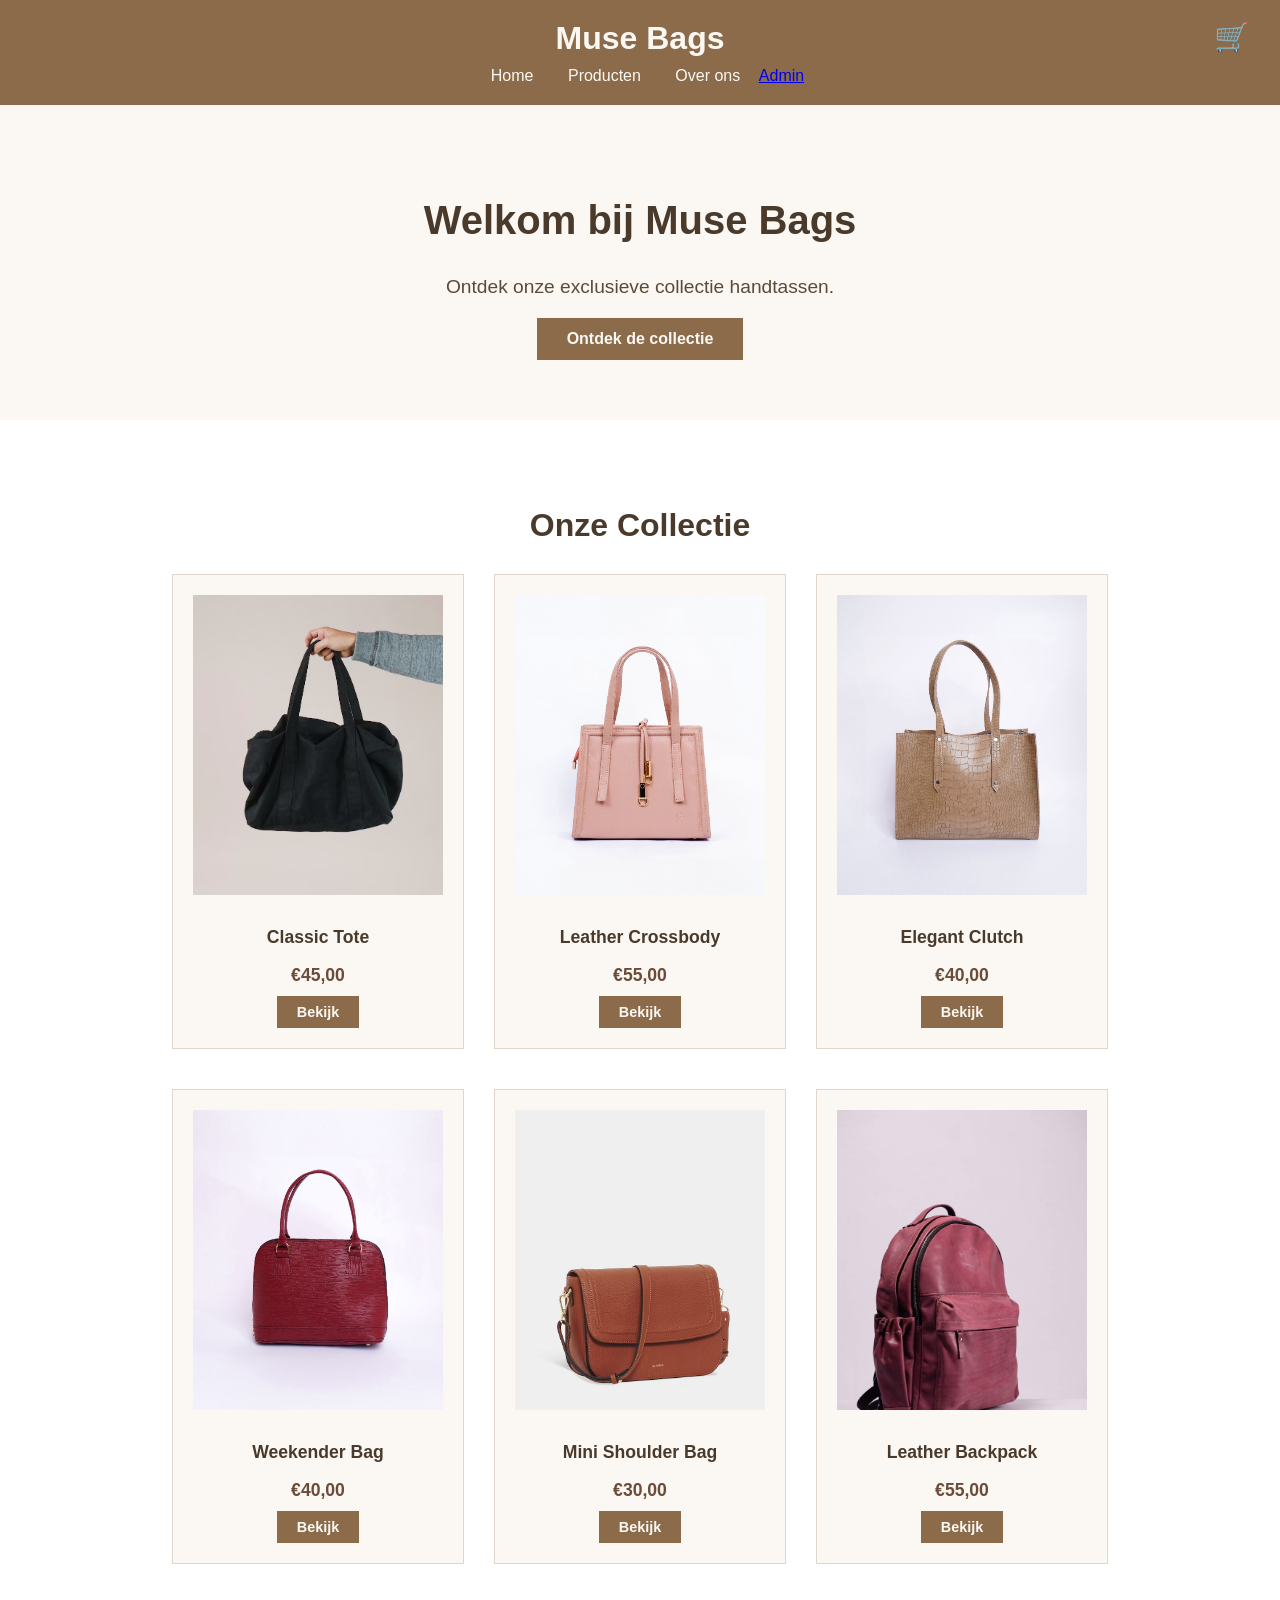
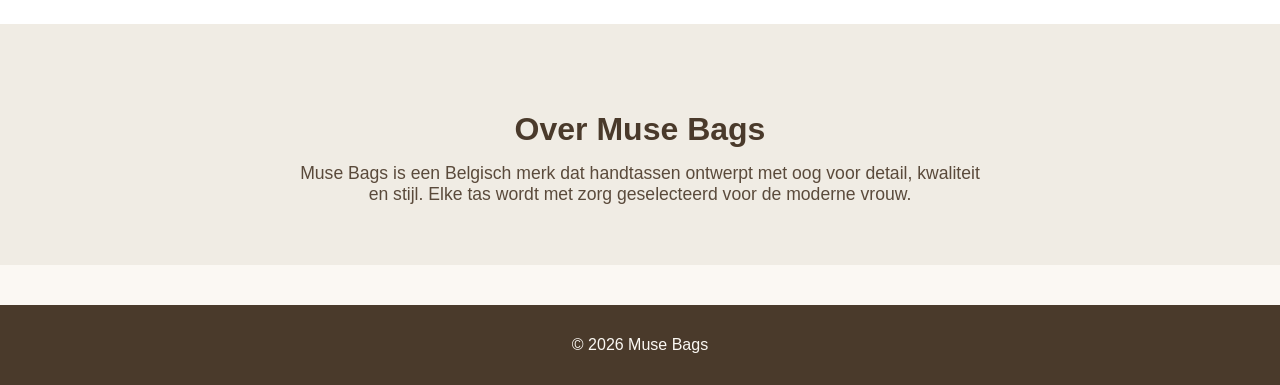
<file: Muse-Bags/index.html>
<!DOCTYPE html>
<html lang="nl">
<head>
    <meta charset="UTF-8">
    <meta name="viewport" content="width=device-width, initial-scale=1.0">
    <title>Muse Bags - Home</title>
    <link rel="stylesheet" href="style.css">
</head>
<body>

    <header>
        <h1>Muse Bags</h1>
        <nav>
    <ul>
        <li><a href="index.html">Home</a></li>
        <li><a href="#producten">Producten</a></li>
        <li><a href="#overons">Over ons</a></li>
        <a href="http://127.0.0.1:5500/admin/login.html">Admin</a>
    </ul>
</nav>
        <div class="cart-wrapper">
            <a href="winkelmandje.html" class="cart-icon">🛒</a>
        </div>
    </header>

    <main>
        <section class="intro">
            <h2>Welkom bij Muse Bags</h2>
            <p>Ontdek onze exclusieve collectie handtassen.</p>
            <a href="#producten" class="btn">Ontdek de collectie</a>
        </section>

        <section id="producten">
            <h2>Onze Collectie</h2>
            <div class="product-grid">
                <div class="product-card">
                    <img src="foto%27s/classic-tote.jpg" alt="Classic Tote" class="product-img">
                    <h3>Classic Tote</h3>
                    <p class="price">€45,00</p>
                    <a href="product-classic-tote.html" class="btn-small">Bekijk</a>
                </div>
                <div class="product-card">
                    <img src="foto%27s/crossbody.jpg" alt="Leather Crossbody" class="product-img">
                    <h3>Leather Crossbody</h3>
                    <p class="price">€55,00</p>
                    <a href="product-crossbody.html" class="btn-small">Bekijk</a>
                </div>
                <div class="product-card">
                    <img src="foto%27s/clutch.jpg" alt="Elegant Clutch" class="product-img">
                    <h3>Elegant Clutch</h3>
                    <p class="price">€40,00</p>
                    <a href="product-clutch.html" class="btn-small">Bekijk</a>
                </div>
                <div class="product-card">
                    <img src="foto%27s/weekender.jpg" alt="Weekender Bag" class="product-img">
                    <h3>Weekender Bag</h3>
                    <p class="price">€40,00</p>
                    <a href="product-weekender.html" class="btn-small">Bekijk</a>
                </div>
                <div class="product-card">
                    <img src="foto%27s/shoulder.jpg" alt="Mini Shoulder Bag" class="product-img">
                    <h3>Mini Shoulder Bag</h3>
                    <p class="price">€30,00</p>
                    <a href="product-shoulder.html" class="btn-small">Bekijk</a>
                </div>
                <div class="product-card">
                    <img src="foto%27s/backpack.jpg" alt="Leather Backpack" class="product-img">
                    <h3>Leather Backpack</h3>
                    <p class="price">€55,00</p>
                    <a href="product-backpack.html" class="btn-small">Bekijk</a>
                </div>
            </div>
        </section>

        <section id="overons">
            <h2>Over Muse Bags</h2>
            <p>Muse Bags is een Belgisch merk dat handtassen ontwerpt met oog voor detail, kwaliteit en stijl. Elke tas wordt met zorg geselecteerd voor de moderne vrouw.</p>
        </section>
    </main>

    <footer>
        <p>&copy; 2026 Muse Bags</p>
    </footer>

</body>
</html>
</file>
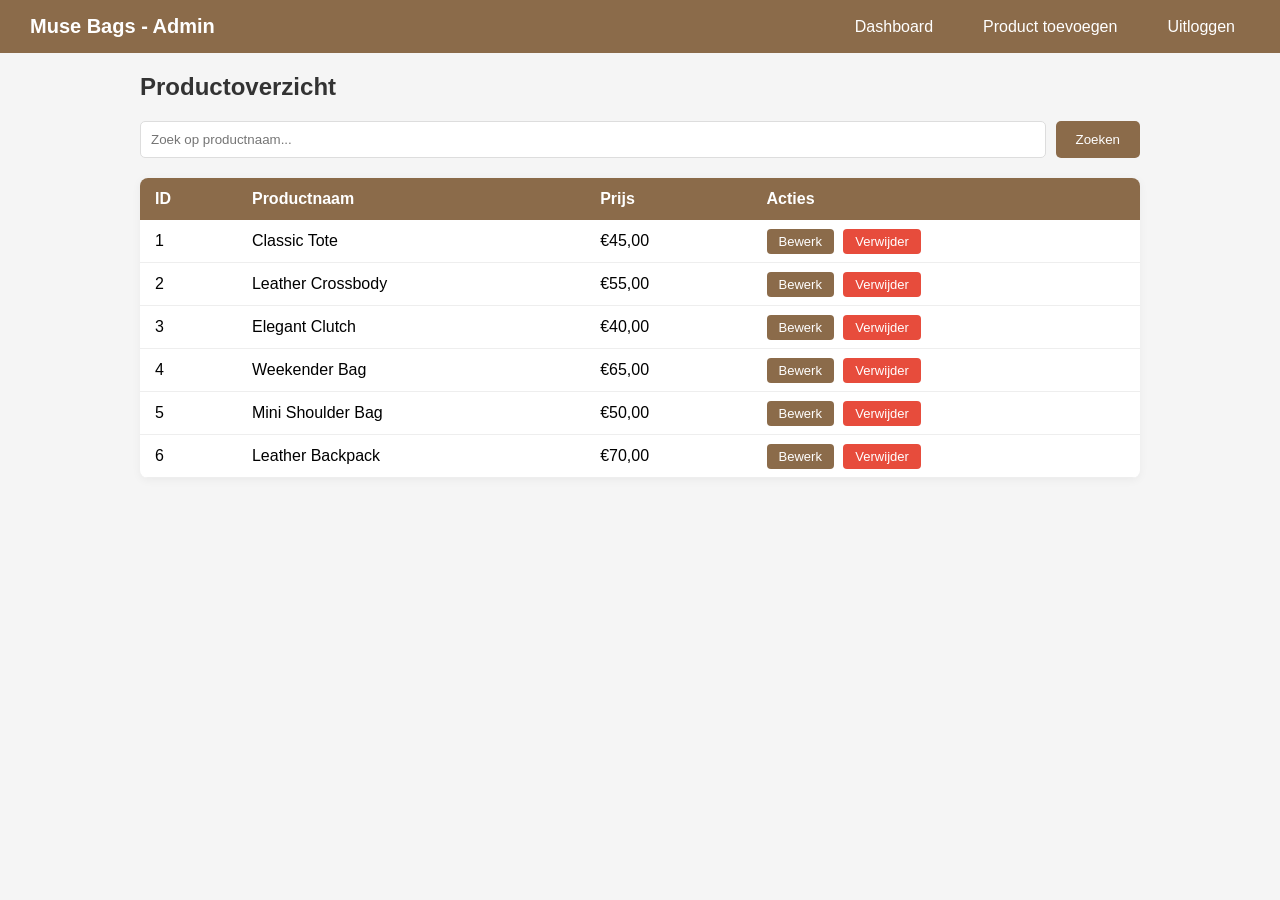
<file: admin/dashboard.html>
<!DOCTYPE html>
<html lang="nl">
<head>
    <meta charset="UTF-8">
    <meta name="viewport" content="width=device-width, initial-scale=1.0">
    <title>Admin - Dashboard</title>
    <link rel="stylesheet" href="admin-style.css">
</head>
<body>

    <header class="admin-header">
        <h1>Muse Bags - Admin</h1>
        <nav>
            <ul>
                <li><a href="dashboard.html">Dashboard</a></li>
                <li><a href="product.html">Product toevoegen</a></li>
                <li><a href="login.html">Uitloggen</a></li>
            </ul>
        </nav>
    </header>

    <main class="admin-main">
        <h2>Productoverzicht</h2>

        <div class="admin-search">
            <input type="text" placeholder="Zoek op productnaam...">
            <button>Zoeken</button>
        </div>

        <table class="product-table">
            <thead>
                <tr>
                    <th>ID</th>
                    <th>Productnaam</th>
                    <th>Prijs</th>
                    <th>Acties</th>
                </tr>
            </thead>
            <tbody>
                <tr>
                    <td>1</td>
                    <td>Classic Tote</td>
                    <td>€45,00</td>
                    <td>
                        <a href="product.html" class="btn-edit">Bewerk</a>
                        <a href="#" class="btn-delete">Verwijder</a>
                    </td>
                </tr>
                <tr>
                    <td>2</td>
                    <td>Leather Crossbody</td>
                    <td>€55,00</td>
                    <td>
                        <a href="product.html" class="btn-edit">Bewerk</a>
                        <a href="#" class="btn-delete">Verwijder</a>
                    </td>
                </tr>
                <tr>
                    <td>3</td>
                    <td>Elegant Clutch</td>
                    <td>€40,00</td>
                    <td>
                        <a href="product.html" class="btn-edit">Bewerk</a>
                        <a href="#" class="btn-delete">Verwijder</a>
                    </td>
                </tr>
                <tr>
                    <td>4</td>
                    <td>Weekender Bag</td>
                    <td>€65,00</td>
                    <td>
                        <a href="product.html" class="btn-edit">Bewerk</a>
                        <a href="#" class="btn-delete">Verwijder</a>
                    </td>
                </tr>
                <tr>
                    <td>5</td>
                    <td>Mini Shoulder Bag</td>
                    <td>€50,00</td>
                    <td>
                        <a href="product.html" class="btn-edit">Bewerk</a>
                        <a href="#" class="btn-delete">Verwijder</a>
                    </td>
                </tr>
                <tr>
                    <td>6</td>
                    <td>Leather Backpack</td>
                    <td>€70,00</td>
                    <td>
                        <a href="product.html" class="btn-edit">Bewerk</a>
                        <a href="#" class="btn-delete">Verwijder</a>
                    </td>
                </tr>
            </tbody>
        </table>
    </main>

</body>
</html>
</file>
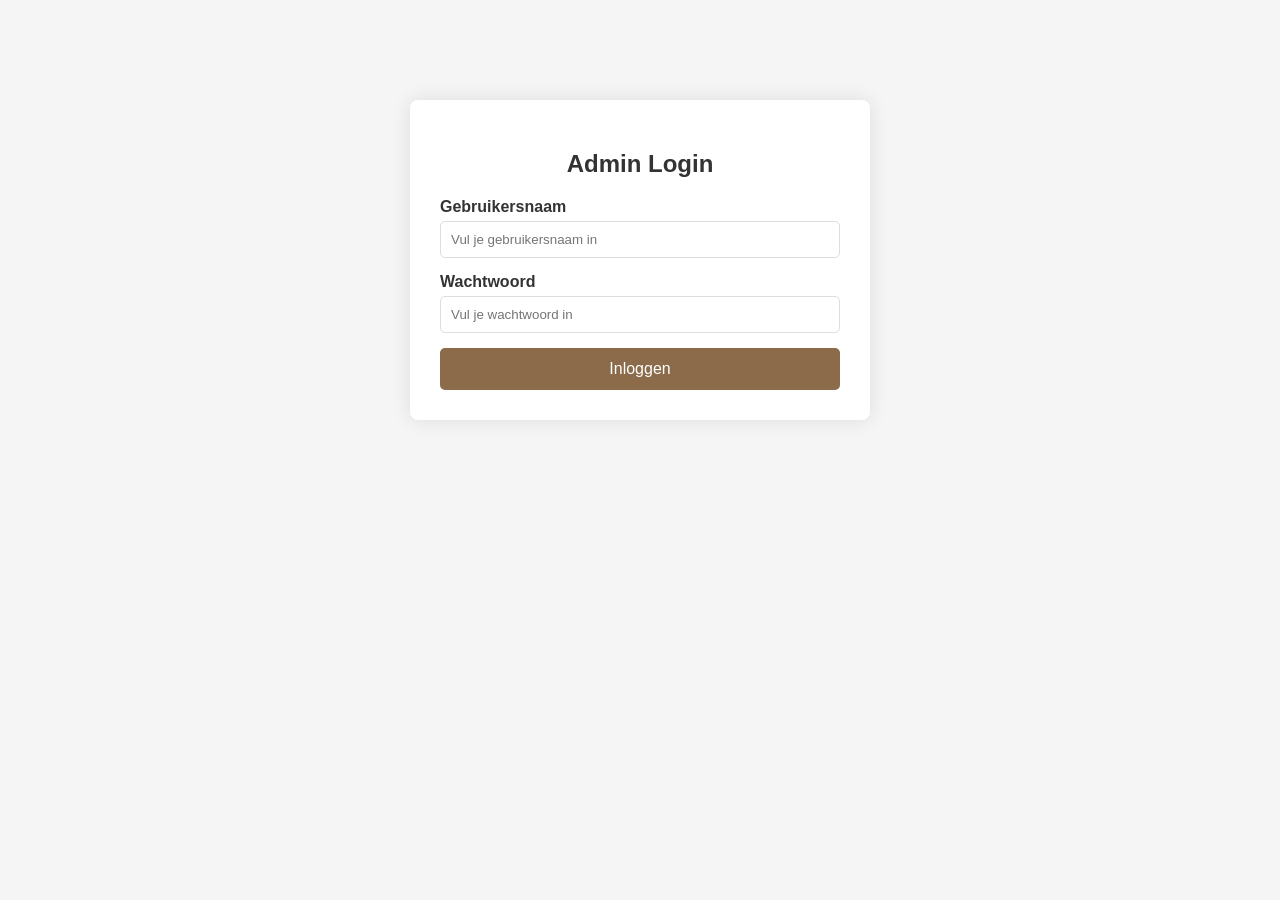
<file: admin/login.html>
<!DOCTYPE html>
<html lang="nl">
<head>
    <meta charset="UTF-8">
    <meta name="viewport" content="width=device-width, initial-scale=1.0">
    <title>Admin - Login</title>
    <link rel="stylesheet" href="admin-style.css">
</head>
<body>
    <div class="login-container">
        <h2>Admin Login</h2>
        <form action="dashboard.html">
            <label for="username">Gebruikersnaam</label>
            <input type="text" id="username" placeholder="Vul je gebruikersnaam in">

            <label for="password">Wachtwoord</label>
            <input type="password" id="password" placeholder="Vul je wachtwoord in">

            <button type="submit" class="btn-login">Inloggen</button>
        </form>
    </div>
</body>
</html>
</file>
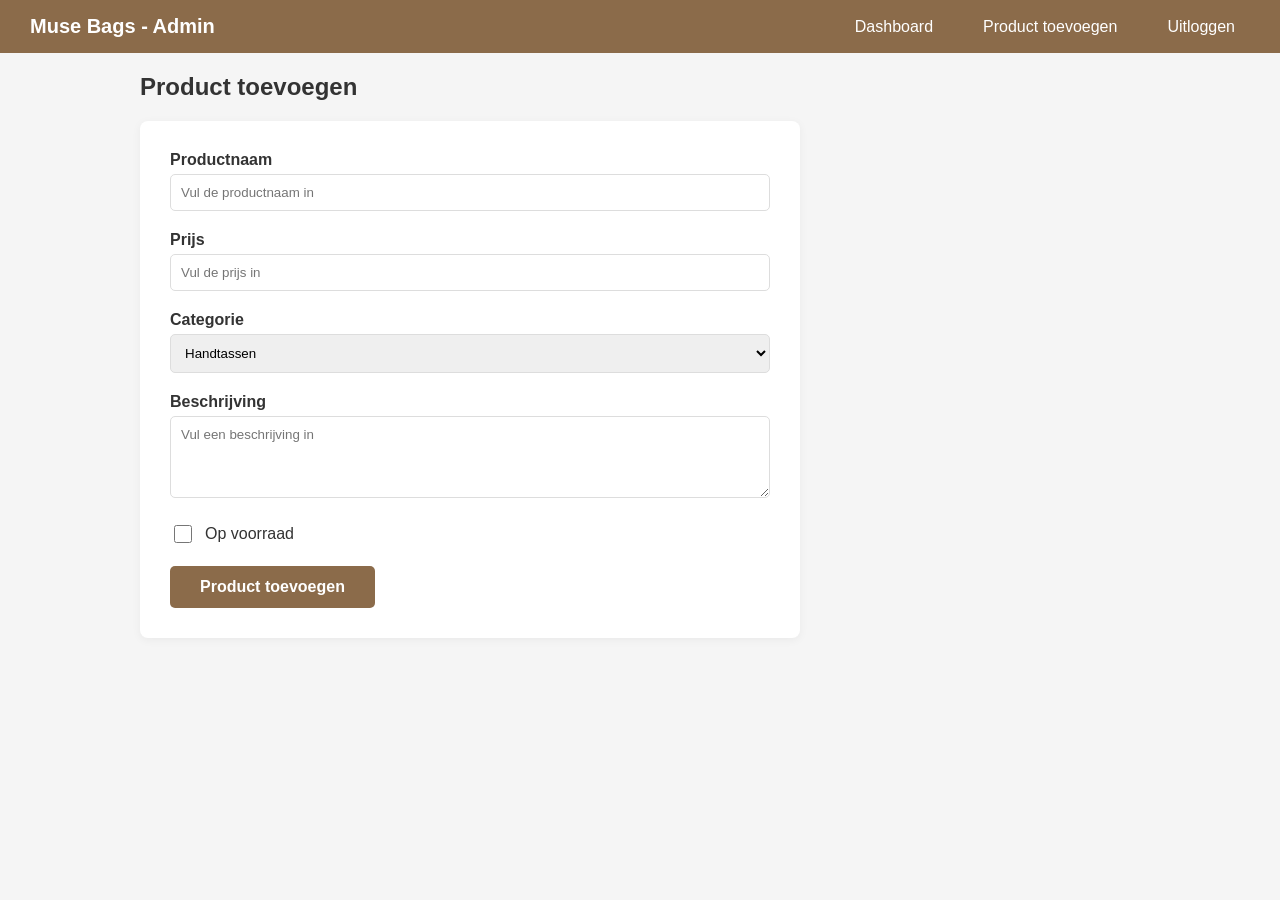
<file: admin/product.html>
<!DOCTYPE html>
<html lang="nl">
<head>
    <meta charset="UTF-8">
    <meta name="viewport" content="width=device-width, initial-scale=1.0">
    <title>Admin - Product</title>
    <link rel="stylesheet" href="admin-style.css">
</head>
<body>

    <header class="admin-header">
        <h1>Muse Bags - Admin</h1>
        <nav>
            <ul>
                <li><a href="dashboard.html">Dashboard</a></li>
                <li><a href="product.html">Product toevoegen</a></li>
                <li><a href="login.html">Uitloggen</a></li>
            </ul>
        </nav>
    </header>

    <main class="admin-main">
        <h2>Product toevoegen</h2>

        <form class="product-form">
            <div class="form-group">
                <label for="naam">Productnaam</label>
                <input type="text" id="naam" placeholder="Vul de productnaam in">
            </div>

            <div class="form-group">
                <label for="prijs">Prijs</label>
                <input type="number" id="prijs" placeholder="Vul de prijs in">
            </div>

            <div class="form-group">
                <label for="categorie">Categorie</label>
                <select id="categorie">
                    <option value="handtassen">Handtassen</option>
                    <option value="schoudertassen">Schoudertassen</option>
                    <option value="rugzakken">Rugzakken</option>
                </select>
            </div>

            <div class="form-group">
                <label for="beschrijving">Beschrijving</label>
                <textarea id="beschrijving" rows="4" placeholder="Vul een beschrijving in"></textarea>
            </div>

            <div class="form-group checkbox-group">
                <label>
                    <input type="checkbox"> Op voorraad
                </label>
            </div>

            <button type="submit" class="btn-submit">Product toevoegen</button>
        </form>
    </main>

</body>
</html>
</file>
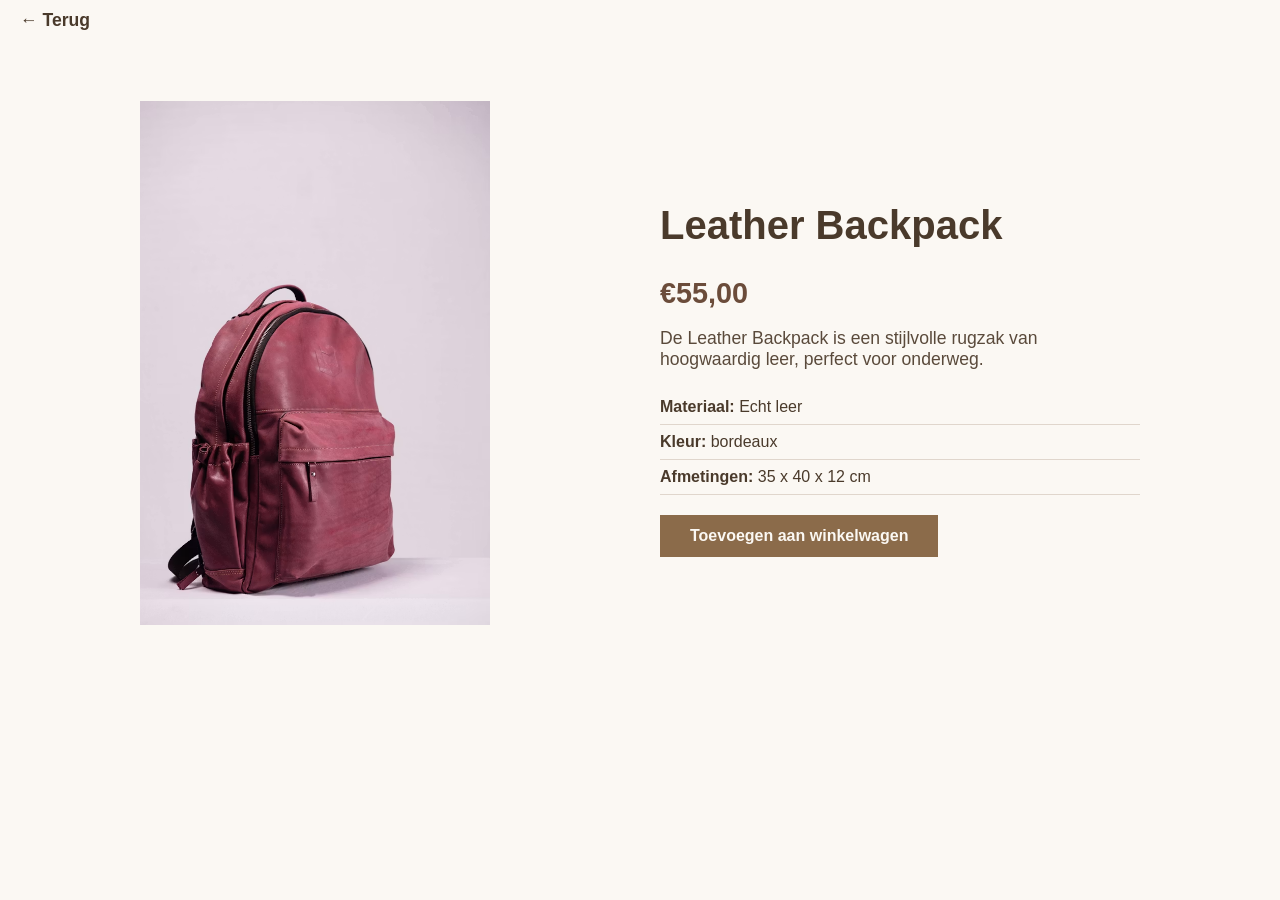
<file: Muse-Bags/product-backpack.html>
<!DOCTYPE html>
<html lang="nl">
<head>
    <meta charset="UTF-8">
    <meta name="viewport" content="width=device-width, initial-scale=1.0">
    <title>Muse Bags - Leather Backpack</title>
    <link rel="stylesheet" href="style.css">
</head>
<body>

    <main>
        <a href="index.html#producten" class="back-arrow">← Terug</a>
        <section class="product-detail">
            <div class="product-detail-image">
                <img src="foto%27s/backpack.jpg" alt="Leather Backpack" class="detail-img">
            </div>
            <div class="product-detail-info">
                <h2>Leather Backpack</h2>
                <p class="price-detail">€55,00</p>
                <p class="description">De Leather Backpack is een stijlvolle rugzak van hoogwaardig leer, perfect voor onderweg.</p>
                <ul class="specs">
                    <li><strong>Materiaal:</strong> Echt leer</li>
                    <li><strong>Kleur:</strong> bordeaux </li>
                    <li><strong>Afmetingen:</strong> 35 x 40 x 12 cm</li>
                </ul>
                <a href="winkelmandje.html" class="btn">Toevoegen aan winkelwagen</a>
            </div>
        </section>
    </main>

</body>
</html>
</file>
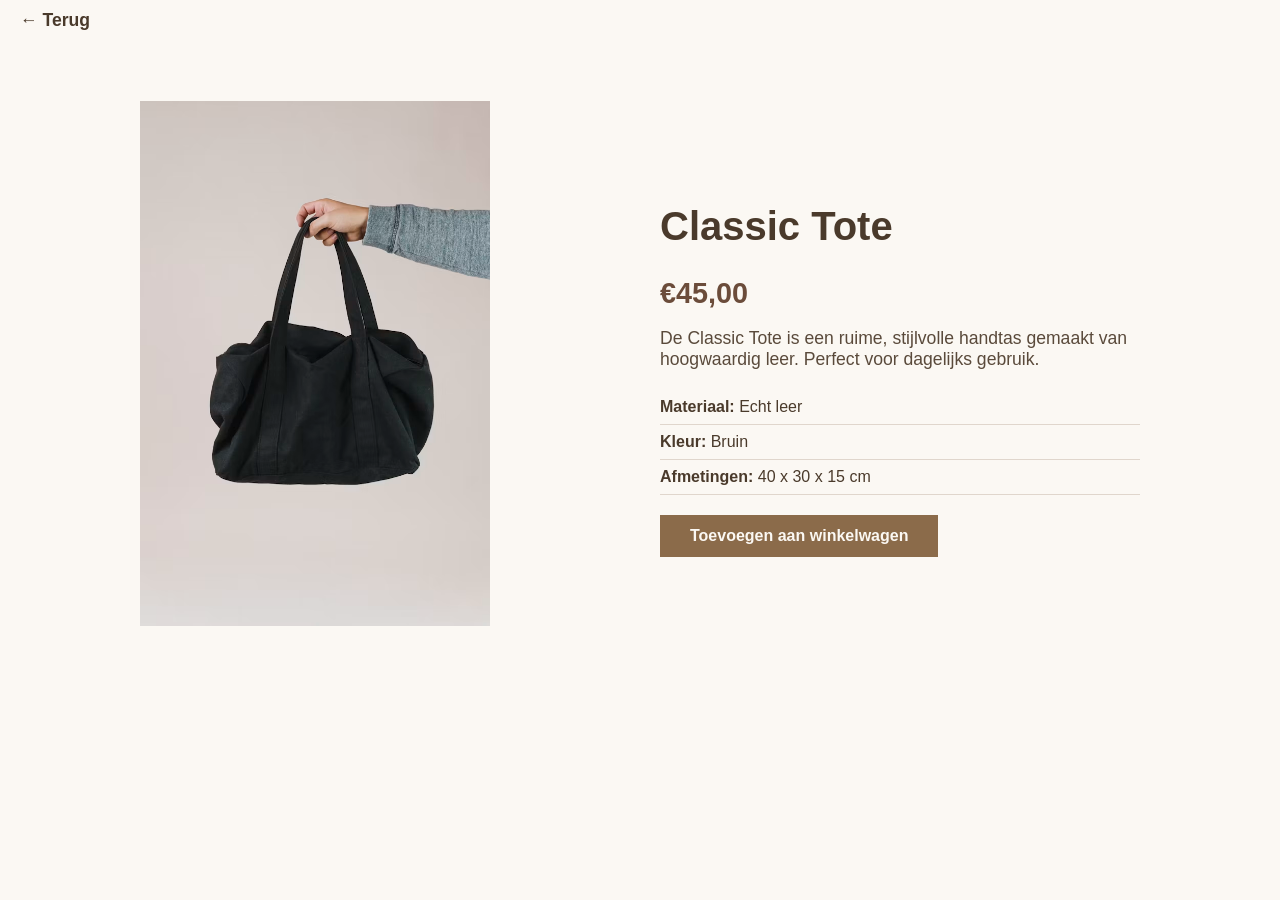
<file: Muse-Bags/product-classic-tote.html>
<!DOCTYPE html>
<html lang="nl">
<head>
    <meta charset="UTF-8">
    <meta name="viewport" content="width=device-width, initial-scale=1.0">
    <title>Muse Bags - Classic Tote</title>
    <link rel="stylesheet" href="style.css">
</head>
<body>

    <main>
        <a href="index.html#producten" class="back-arrow">← Terug</a>
        <section class="product-detail">
            <div class="product-detail-image">
                <img src="foto's/classic-tote.jpg" alt="Classic Tote" class="detail-img">
            </div>
            <div class="product-detail-info">
                <h2>Classic Tote</h2>
                <p class="price-detail">€45,00</p>
                <p class="description">De Classic Tote is een ruime, stijlvolle handtas gemaakt van hoogwaardig leer. Perfect voor dagelijks gebruik.</p>
                <ul class="specs">
                    <li><strong>Materiaal:</strong> Echt leer</li>
                    <li><strong>Kleur:</strong> Bruin</li>
                    <li><strong>Afmetingen:</strong> 40 x 30 x 15 cm</li>
                </ul>
                <a href="winkelmandje.html" class="btn">Toevoegen aan winkelwagen</a>
            </div>
        </section>
    </main>

</body>
</html>
</file>
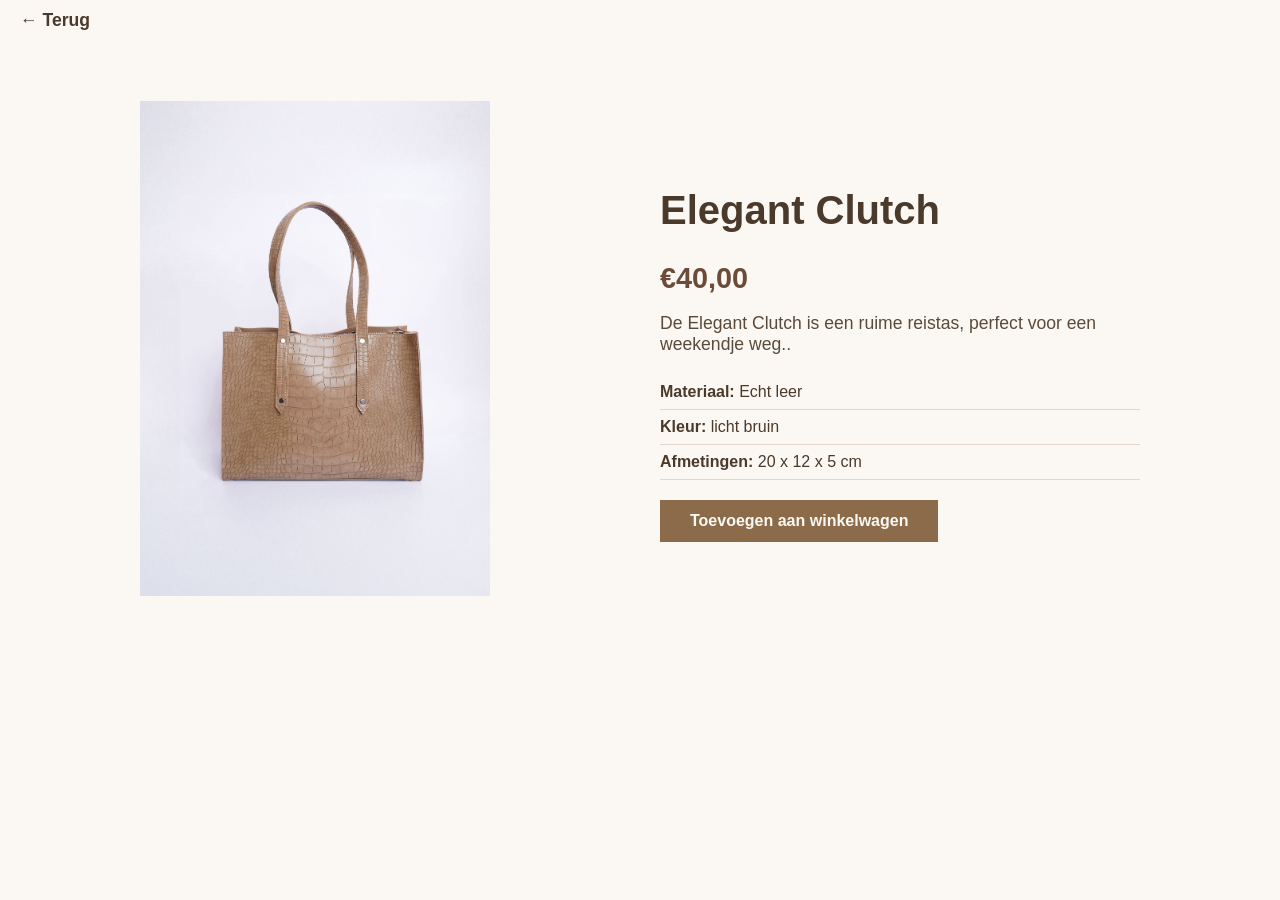
<file: Muse-Bags/product-clutch.html>
<!DOCTYPE html>
<html lang="nl">
<head>
    <meta charset="UTF-8">
    <meta name="viewport" content="width=device-width, initial-scale=1.0">
    <title>Muse Bags - Elegant Clutch</title>
    <link rel="stylesheet" href="style.css">
</head>
<body>

    <main>
        <a href="index.html#producten" class="back-arrow">← Terug</a>
        <section class="product-detail">
            <div class="product-detail-image">
                <img src="foto%27s/clutch.jpg" alt="Elegant Clutch" class="detail-img">
            </div>
            <div class="product-detail-info">
                <h2>Elegant Clutch</h2>
                <p class="price-detail">€40,00</p>
                <p class="description">De Elegant Clutch is een ruime reistas, perfect voor een weekendje weg..</p>
                <ul class="specs">
                    <li><strong>Materiaal:</strong> Echt leer</li>
                    <li><strong>Kleur:</strong> licht bruin</li>
                    <li><strong>Afmetingen:</strong> 20 x 12 x 5 cm</li>
                </ul>
                <a href="winkelmandje.html" class="btn">Toevoegen aan winkelwagen</a>
            </div>
        </section>
    </main>

</body>
</html>
</file>
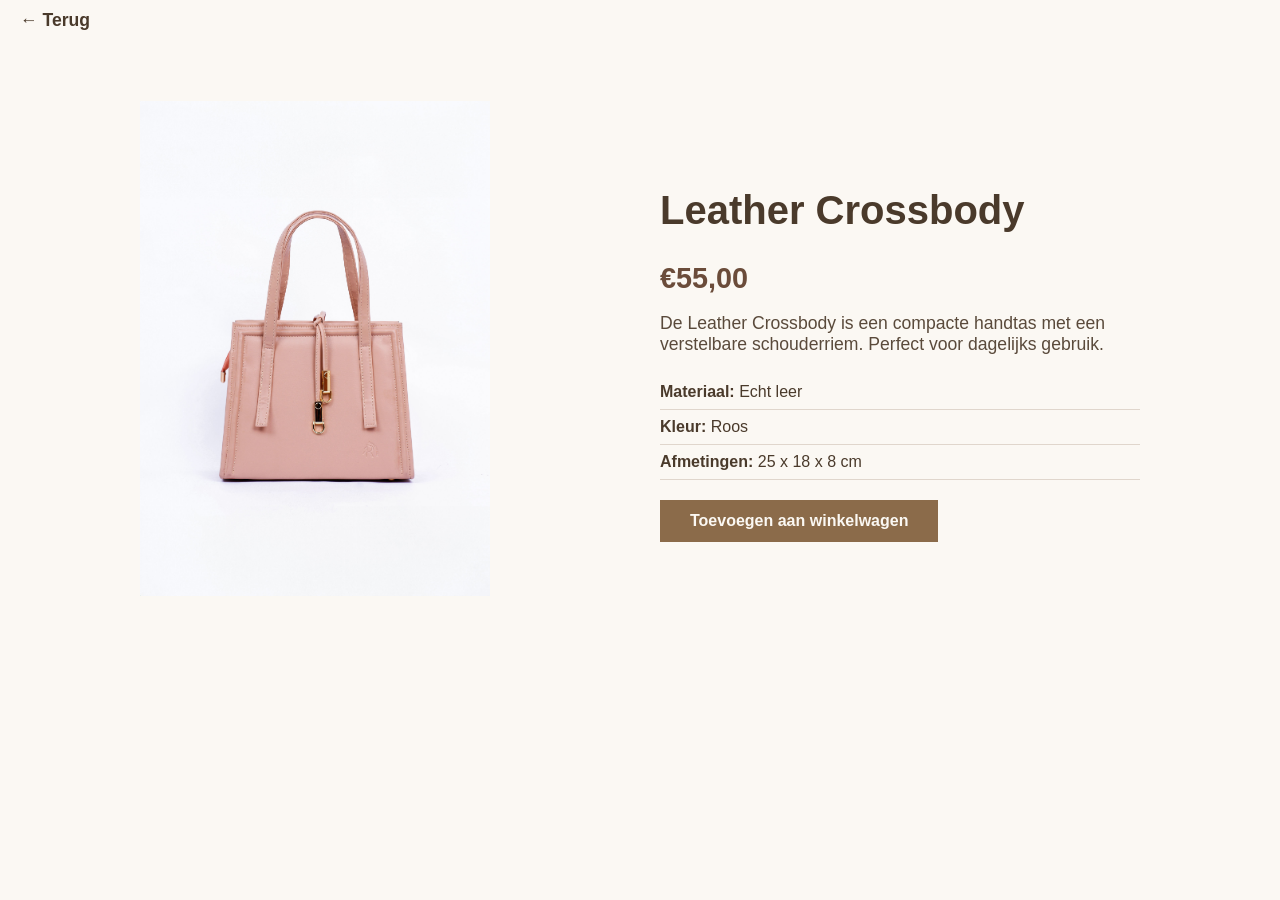
<file: Muse-Bags/product-crossbody.html>
<!DOCTYPE html>
<html lang="nl">
<head>
    <meta charset="UTF-8">
    <meta name="viewport" content="width=device-width, initial-scale=1.0">
    <title>Muse Bags - Leather Crossbody</title>
    <link rel="stylesheet" href="style.css">
</head>
<body>

    <main>
        <a href="index.html#producten" class="back-arrow">← Terug</a>
        <section class="product-detail">
            <div class="product-detail-image">
                <img src="foto%27s/crossbody.jpg" alt="Leather Crossbody" class="detail-img">
            </div>
            <div class="product-detail-info">
                <h2>Leather Crossbody</h2>
                <p class="price-detail">€55,00</p>
                <p class="description">De Leather Crossbody is een compacte handtas met een verstelbare schouderriem. Perfect voor dagelijks gebruik.</p>
                <ul class="specs">
                    <li><strong>Materiaal:</strong> Echt leer</li>
                    <li><strong>Kleur:</strong> Roos </li>
                    <li><strong>Afmetingen:</strong> 25 x 18 x 8 cm</li>
                </ul>
                <a href="winkelmandje.html" class="btn">Toevoegen aan winkelwagen</a>
            </div>
        </section>
    </main>

</body>
</html>
</file>
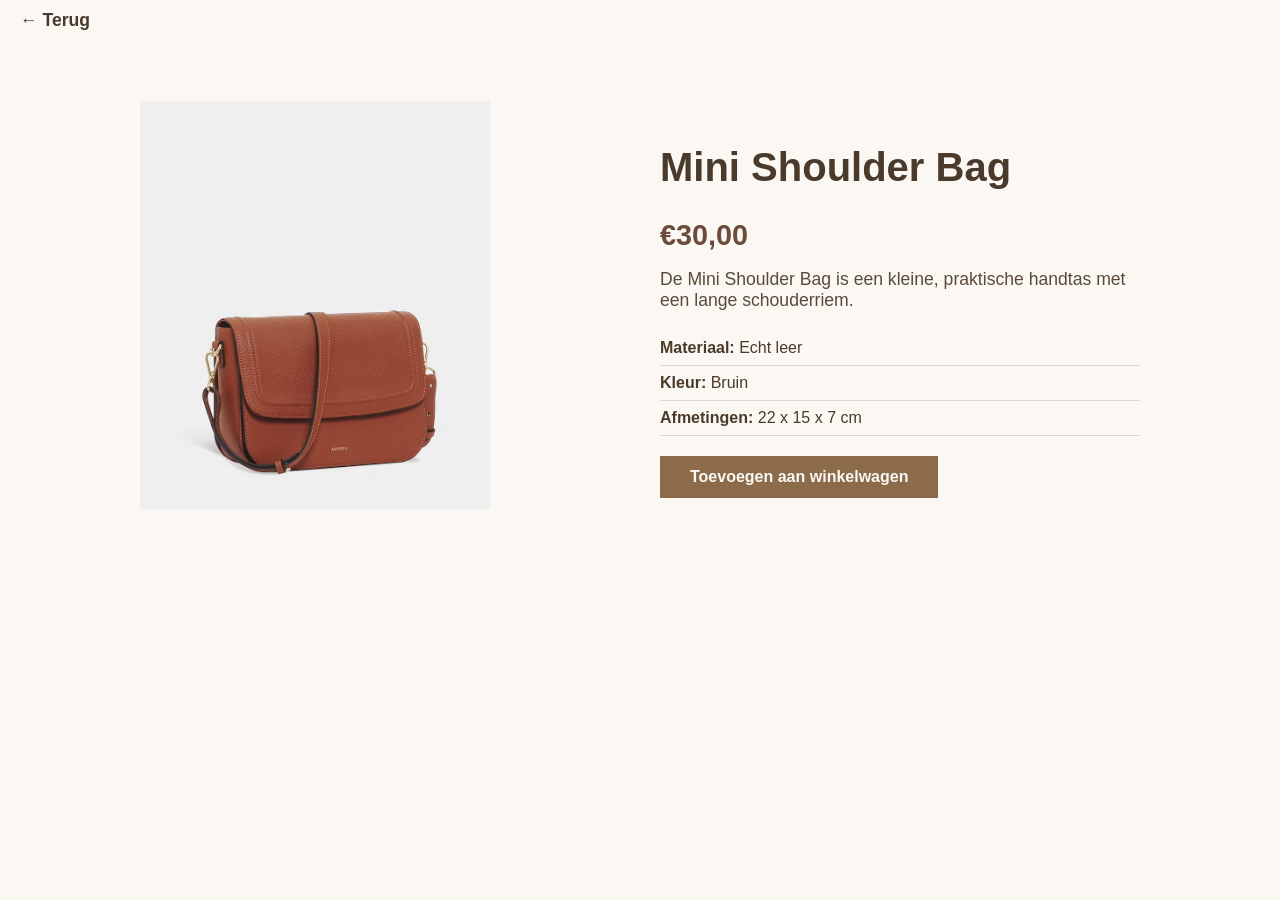
<file: Muse-Bags/product-shoulder.html>
<!DOCTYPE html>
<html lang="nl">
<head>
    <meta charset="UTF-8">
    <meta name="viewport" content="width=device-width, initial-scale=1.0">
    <title>Muse Bags - Mini Shoulder Bag</title>
    <link rel="stylesheet" href="style.css">
</head>
<body>

    <main>
        <a href="index.html#producten" class="back-arrow">← Terug</a>
        <section class="product-detail">
            <div class="product-detail-image">
                <img src="foto%27s/shoulder.jpg" alt="Mini Shoulder Bag" class="detail-img">
            </div>
            <div class="product-detail-info">
                <h2>Mini Shoulder Bag</h2>
                <p class="price-detail">€30,00</p>
                <p class="description">De Mini Shoulder Bag is een kleine, praktische handtas met een lange schouderriem.</p>
                <ul class="specs">
                    <li><strong>Materiaal:</strong> Echt leer</li>
                    <li><strong>Kleur:</strong> Bruin</li>
                    <li><strong>Afmetingen:</strong> 22 x 15 x 7 cm</li>
                </ul>
                <a href="winkelmandje.html" class="btn">Toevoegen aan winkelwagen</a>
            </div>
        </section>
    </main>

</body>
</html>
</file>
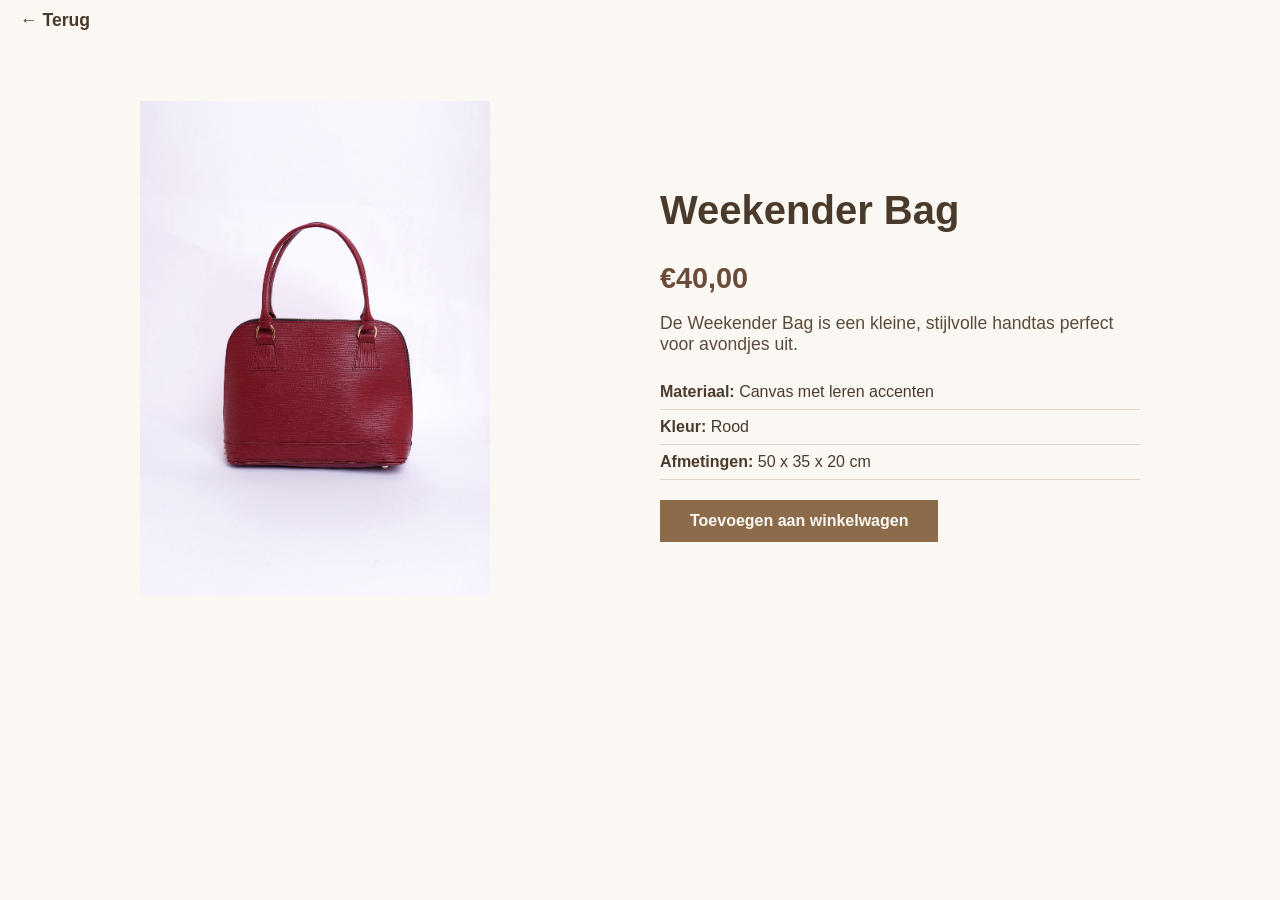
<file: Muse-Bags/product-weekender.html>
<!DOCTYPE html>
<html lang="nl">
<head>
    <meta charset="UTF-8">
    <meta name="viewport" content="width=device-width, initial-scale=1.0">
    <title>Muse Bags - Weekender Bag</title>
    <link rel="stylesheet" href="style.css">
</head>
<body>

    <main>
        <a href="index.html#producten" class="back-arrow">← Terug</a>
        <section class="product-detail">
            <div class="product-detail-image">
                <img src="foto%27s/weekender.jpg" alt="Weekender Bag" class="detail-img">
            </div>
            <div class="product-detail-info">
                <h2>Weekender Bag</h2>
                <p class="price-detail">€40,00</p>
                <p class="description">De Weekender Bag is een kleine, stijlvolle handtas perfect voor avondjes uit.</p>
                <ul class="specs">
                    <li><strong>Materiaal:</strong> Canvas met leren accenten</li>
                    <li><strong>Kleur:</strong> Rood </li>
                    <li><strong>Afmetingen:</strong> 50 x 35 x 20 cm</li>
                </ul>
                <a href="winkelmandje.html" class="btn">Toevoegen aan winkelwagen</a>
            </div>
        </section>
    </main>

</body>
</html>
</file>
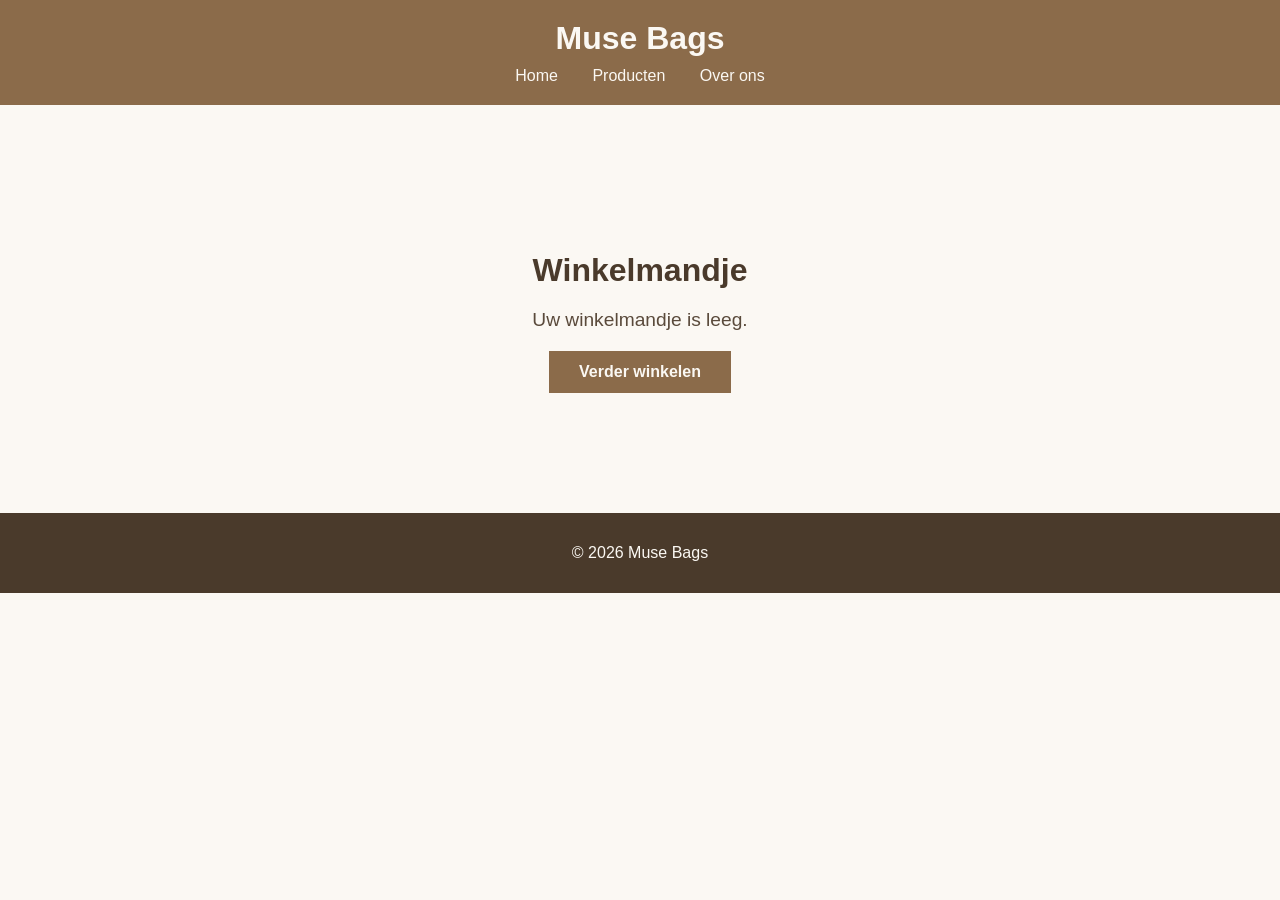
<file: Muse-Bags/winkelmandje.html>
<!DOCTYPE html>
<html lang="nl">
<head>
    <meta charset="UTF-8">
    <meta name="viewport" content="width=device-width, initial-scale=1.0">
    <title>Muse Bags - Winkelmandje</title>
    <link rel="stylesheet" href="style.css">
</head>
<body>

    <header>
        <h1>Muse Bags</h1>
        <nav>
            <ul>
                <li><a href="index.html">Home</a></li>
                <li><a href="index.html#producten">Producten</a></li>
                <li><a href="index.html#overons">Over ons</a></li>
            </ul>
        </nav>
    </header>
 <main>
        <section class="cart-page">
            <h2>Winkelmandje</h2>
            <p>Uw winkelmandje is leeg.</p>
            <a href="index.html#producten" class="btn">Verder winkelen</a>
        </section>
    </main>

    <footer>
        <p>&copy; 2026 Muse Bags</p>
    </footer>

</body>
</html>
</file>
<file: Muse-Bags/style.css>
body {
    font-family: Arial, sans-serif;
    background-color: #fbf8f3;
    color: #4a3a2b;
    margin: 0;
    padding: 0;
}

header {
    background-color: #8b6b4a;
    color: #fbf8f3;
    padding: 20px;
    text-align: center;
    position: relative;
}

header h1 {
    margin: 0;
}

nav ul {
    list-style: none;
    padding: 0;
    margin: 10px 0 0 0;
}

nav ul li {
    display: inline;
    margin: 0 15px;
}

nav ul li a {
    color: #fbf8f3;
    text-decoration: none;
}

nav ul li a:hover {
    text-decoration: underline;
}

.cart-wrapper {
    position: absolute;
    top: 20px;
    right: 30px;
}

.cart-icon {
    font-size: 1.8rem;
    color: #000000;
    text-decoration: none;
}

.cart-icon:hover {
    color: #333333;
}

.intro {
    padding: 60px 20px;
    text-align: center;
}

.intro h2 {
    font-size: 2.5rem;
    color: #4a3a2b;
}

.intro p {
    font-size: 1.2rem;
    color: #5a4a3b;
    max-width: 600px;
    margin: 10px auto 20px auto;
}

.btn {
    display: inline-block;
    background-color: #8b6b4a;
    color: #fbf8f3;
    padding: 12px 30px;
    text-decoration: none;
    font-weight: 600;
}

.btn:hover {
    background-color: #6b4c3a;
}

#producten {
    padding: 60px 20px;
    text-align: center;
    background-color: #ffffff;
}

#producten h2 {
    font-size: 2rem;
    color: #4a3a2b;
    margin-bottom: 30px;
}

.product-grid {
    display: flex;
    flex-wrap: wrap;
    justify-content: center;
    gap: 40px 30px;
    max-width: 1200px;
    margin: 0 auto;
}

.product-card {
    background-color: #fbf8f3;
    border: 1px solid #e0d6cc;
    padding: 20px;
    width: 250px;
    text-align: center;
}

.product-img {
    width: 100%;
    height: 300px;
    object-fit: cover;
    margin-bottom: 10px;
}

.product-card h3 {
    font-size: 1.1rem;
    margin-bottom: 5px;
}

.price {
    font-weight: 600;
    color: #6b4c3a;
    font-size: 1.1rem;
    margin-bottom: 10px;
}

.btn-small {
    display: inline-block;
    background-color: #8b6b4a;
    color: #fbf8f3;
    padding: 8px 20px;
    text-decoration: none;
    font-size: 0.9rem;
    font-weight: 600;
}

.btn-small:hover {
    background-color: #6b4c3a;
}

#overons {
    padding: 60px 20px;
    text-align: center;
    background-color: #f0ece4;
}

#overons h2 {
    font-size: 2rem;
    color: #4a3a2b;
    margin-bottom: 15px;
}

#overons p {
    max-width: 700px;
    margin: 0 auto;
    color: #5a4a3b;
    font-size: 1.1rem;
}

.product-detail {
    display: flex;
    flex-wrap: wrap;
    gap: 40px;
    padding: 60px 20px;
    max-width: 1000px;
    margin: 0 auto;
    align-items: center;
}

.product-detail-image {
    flex: 1;
    min-width: 300px;
    text-align: left;
}

.detail-img {
    width: 100%;
    max-width: 350px;
    height: auto;
    display: block;
}

.product-detail-info {
    flex: 1;
    min-width: 280px;
}

.product-detail-info h2 {
    font-size: 2.5rem;
    color: #4a3a2b;
    margin-bottom: 10px;
}

.price-detail {
    font-size: 1.8rem;
    font-weight: 600;
    color: #6b4c3a;
    margin-bottom: 15px;
}

.description {
    font-size: 1.1rem;
    color: #5a4a3b;
    margin-bottom: 20px;
}

.specs {
    list-style: none;
    padding: 0;
    margin-bottom: 20px;
}

.specs li {
    padding: 8px 0;
    border-bottom: 1px solid #e0d6cc;
}

footer {
    background-color: #4a3a2b;
    color: #fbf8f3;
    text-align: center;
    padding: 15px;
    margin-top: 40px;
}

.back-arrow {
    display: inline-block;
    padding: 10px 20px;
    color: #4a3a2b;
    text-decoration: none;
    font-size: 1.1rem;
    font-weight: 600;
}

.back-arrow:hover {
    color: #8b6b4a;
    text-decoration: underline;
}
.cart-page {
    max-width: 600px;
    margin: 80px auto;
    padding: 40px 20px;
    text-align: center;
}

.cart-page h2 {
    font-size: 2rem;
    color: #4a3a2b;
    margin-bottom: 20px;
}

.cart-page p {
    font-size: 1.2rem;
    color: #5a4a3b;
    margin-bottom: 20px;
}
</file>
<file: admin/admin-style.css>
body {
    font-family: Arial, sans-serif;
    margin: 0;
    padding: 0;
    background-color: #f5f5f5;
}

.login-container {
    max-width: 400px;
    margin: 100px auto;
    background: white;
    padding: 30px;
    border-radius: 8px;
    box-shadow: 0 0 20px rgba(0,0,0,0.1);
    text-align: center;
}

.login-container h2 {
    margin-bottom: 20px;
    color: #333;
}

.login-container label {
    display: block;
    text-align: left;
    margin-bottom: 5px;
    font-weight: bold;
    color: #333;
}

.login-container input {
    width: 100%;
    padding: 10px;
    margin-bottom: 15px;
    border: 1px solid #ddd;
    border-radius: 5px;
    box-sizing: border-box;
}

.btn-login {
    width: 100%;
    padding: 12px;
    background-color: #8b6b4a;
    color: white;
    border: none;
    border-radius: 5px;
    cursor: pointer;
    font-size: 16px;
}

.btn-login:hover {
    background-color: #6b4c3a;
}

.admin-header {
    background-color: #8b6b4a;
    color: white;
    padding: 15px 30px;
    display: flex;
    justify-content: space-between;
    align-items: center;
}

.admin-header h1 {
    margin: 0;
    font-size: 20px;
}

.admin-header nav ul {
    list-style: none;
    padding: 0;
    margin: 0;
    display: flex;
    gap: 20px;
}

.admin-header nav ul li a {
    color: white;
    text-decoration: none;
    padding: 8px 15px;
    border-radius: 5px;
    transition: background 0.3s;
}

.admin-header nav ul li a:hover {
    background-color: #6b4c3a;
}

.admin-main {
    max-width: 1000px;
    margin: 20px auto;
    padding: 0 20px;
}

.admin-main h2 {
    font-size: 24px;
    color: #333;
    margin-bottom: 20px;
}

.admin-search {
    display: flex;
    gap: 10px;
    margin-bottom: 20px;
}

.admin-search input {
    flex: 1;
    padding: 10px;
    border: 1px solid #ddd;
    border-radius: 5px;
}

.admin-search button {
    padding: 10px 20px;
    background-color: #8b6b4a;
    color: white;
    border: none;
    border-radius: 5px;
    cursor: pointer;
}

.admin-search button:hover {
    background-color: #6b4c3a;
}

.product-table {
    width: 100%;
    border-collapse: collapse;
    background: white;
    border-radius: 8px;
    overflow: hidden;
    box-shadow: 0 2px 10px rgba(0,0,0,0.05);
}

.product-table th {
    background-color: #8b6b4a;
    color: white;
    padding: 12px 15px;
    text-align: left;
}

.product-table td {
    padding: 12px 15px;
    border-bottom: 1px solid #eee;
}

.product-table tr:hover {
    background-color: #f9f9f9;
}

.btn-edit {
    background-color: #8b6b4a;
    color: white;
    padding: 5px 12px;
    text-decoration: none;
    border-radius: 4px;
    font-size: 13px;
    margin-right: 5px;
}

.btn-edit:hover {
    background-color: #6b4c3a;
}

.btn-delete {
    background-color: #e74c3c;
    color: white;
    padding: 5px 12px;
    text-decoration: none;
    border-radius: 4px;
    font-size: 13px;
}

.btn-delete:hover {
    background-color: #c0392b;
}

.product-form {
    background: white;
    padding: 30px;
    border-radius: 8px;
    box-shadow: 0 2px 10px rgba(0,0,0,0.05);
    max-width: 600px;
}

.form-group {
    margin-bottom: 20px;
}

.form-group label {
    display: block;
    font-weight: bold;
    margin-bottom: 5px;
    color: #333;
}

.form-group input,
.form-group select,
.form-group textarea {
    width: 100%;
    padding: 10px;
    border: 1px solid #ddd;
    border-radius: 5px;
    box-sizing: border-box;
    font-family: Arial, sans-serif;
}

.form-group input:focus,
.form-group select:focus,
.form-group textarea:focus {
    border-color: #8b6b4a;
    outline: none;
}

.checkbox-group label {
    display: flex;
    align-items: center;
    gap: 10px;
    font-weight: normal;
    cursor: pointer;
}

.checkbox-group input[type="checkbox"] {
    width: 18px;
    height: 18px;
    cursor: pointer;
}

.btn-submit {
    padding: 12px 30px;
    background-color: #8b6b4a;
    color: white;
    border: none;
    border-radius: 5px;
    cursor: pointer;
    font-size: 16px;
    font-weight: bold;
}

.btn-submit:hover {
    background-color: #6b4c3a;
}
</file>
